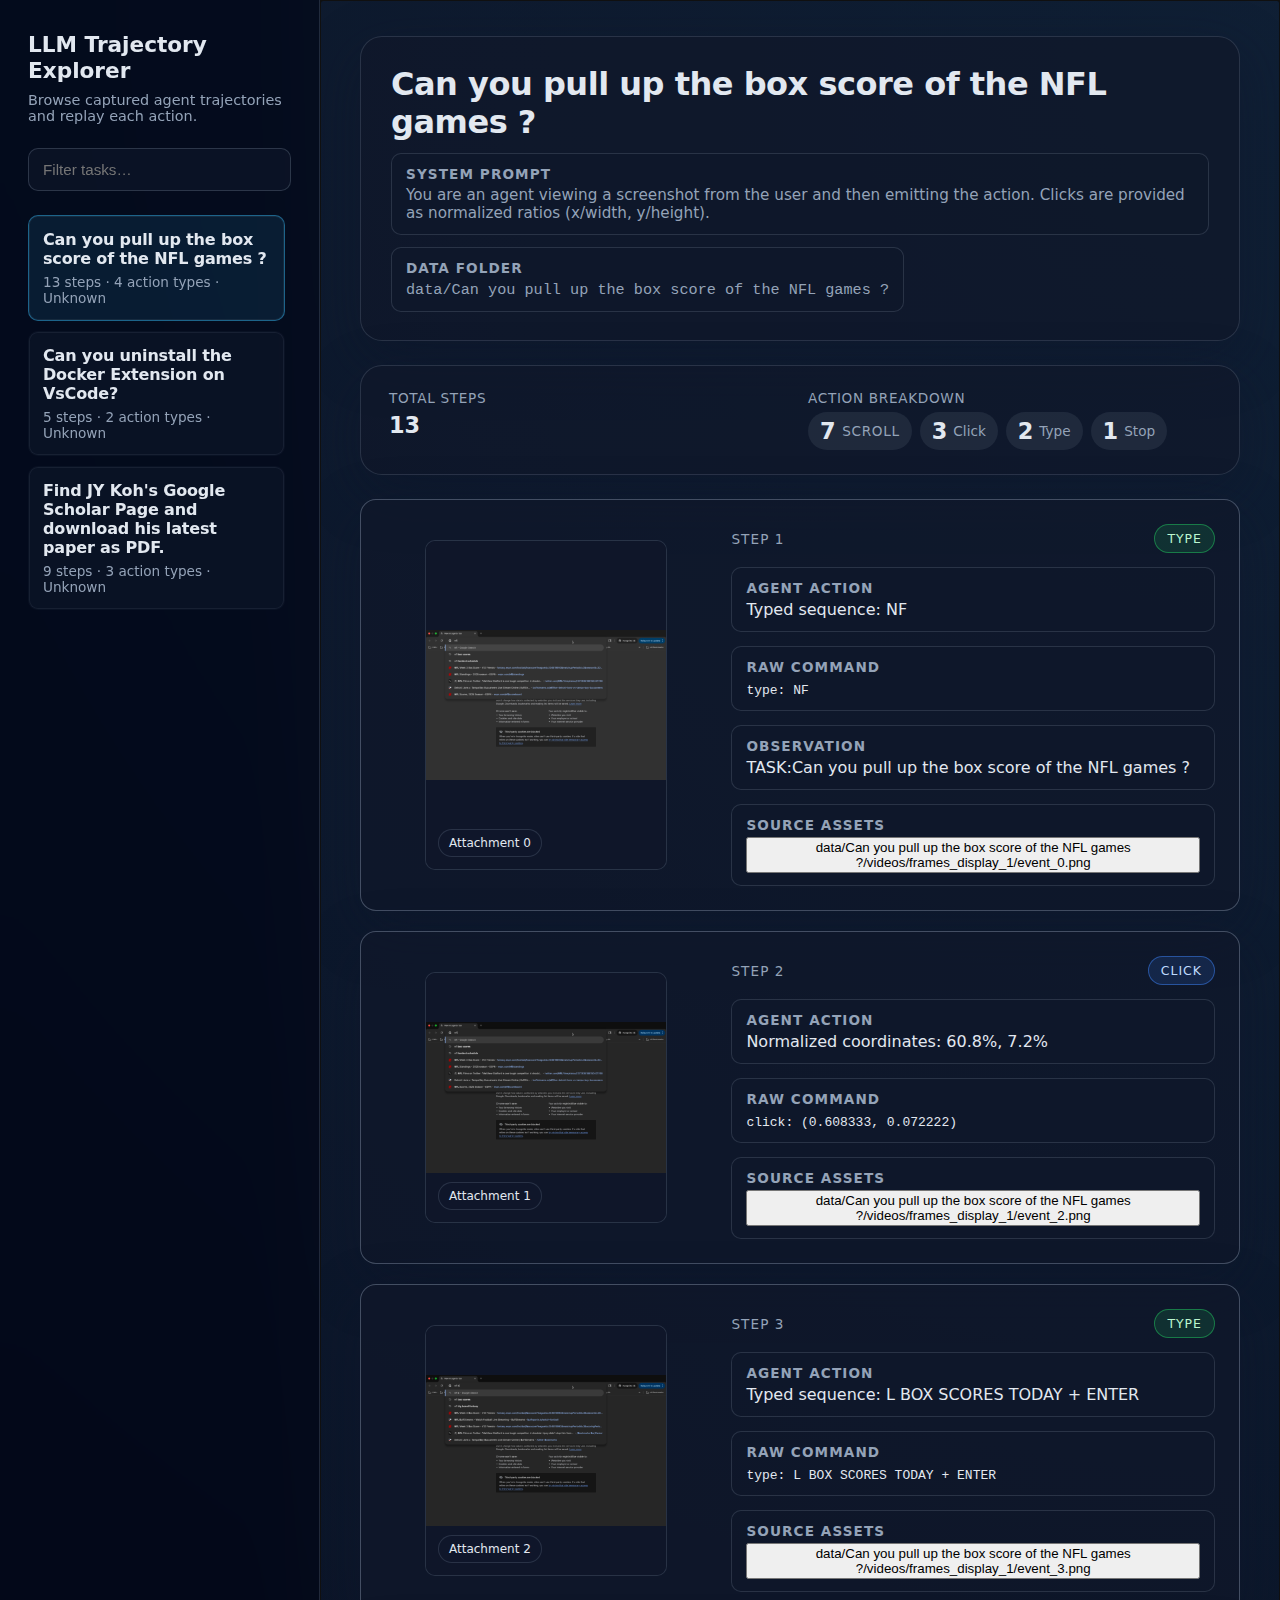
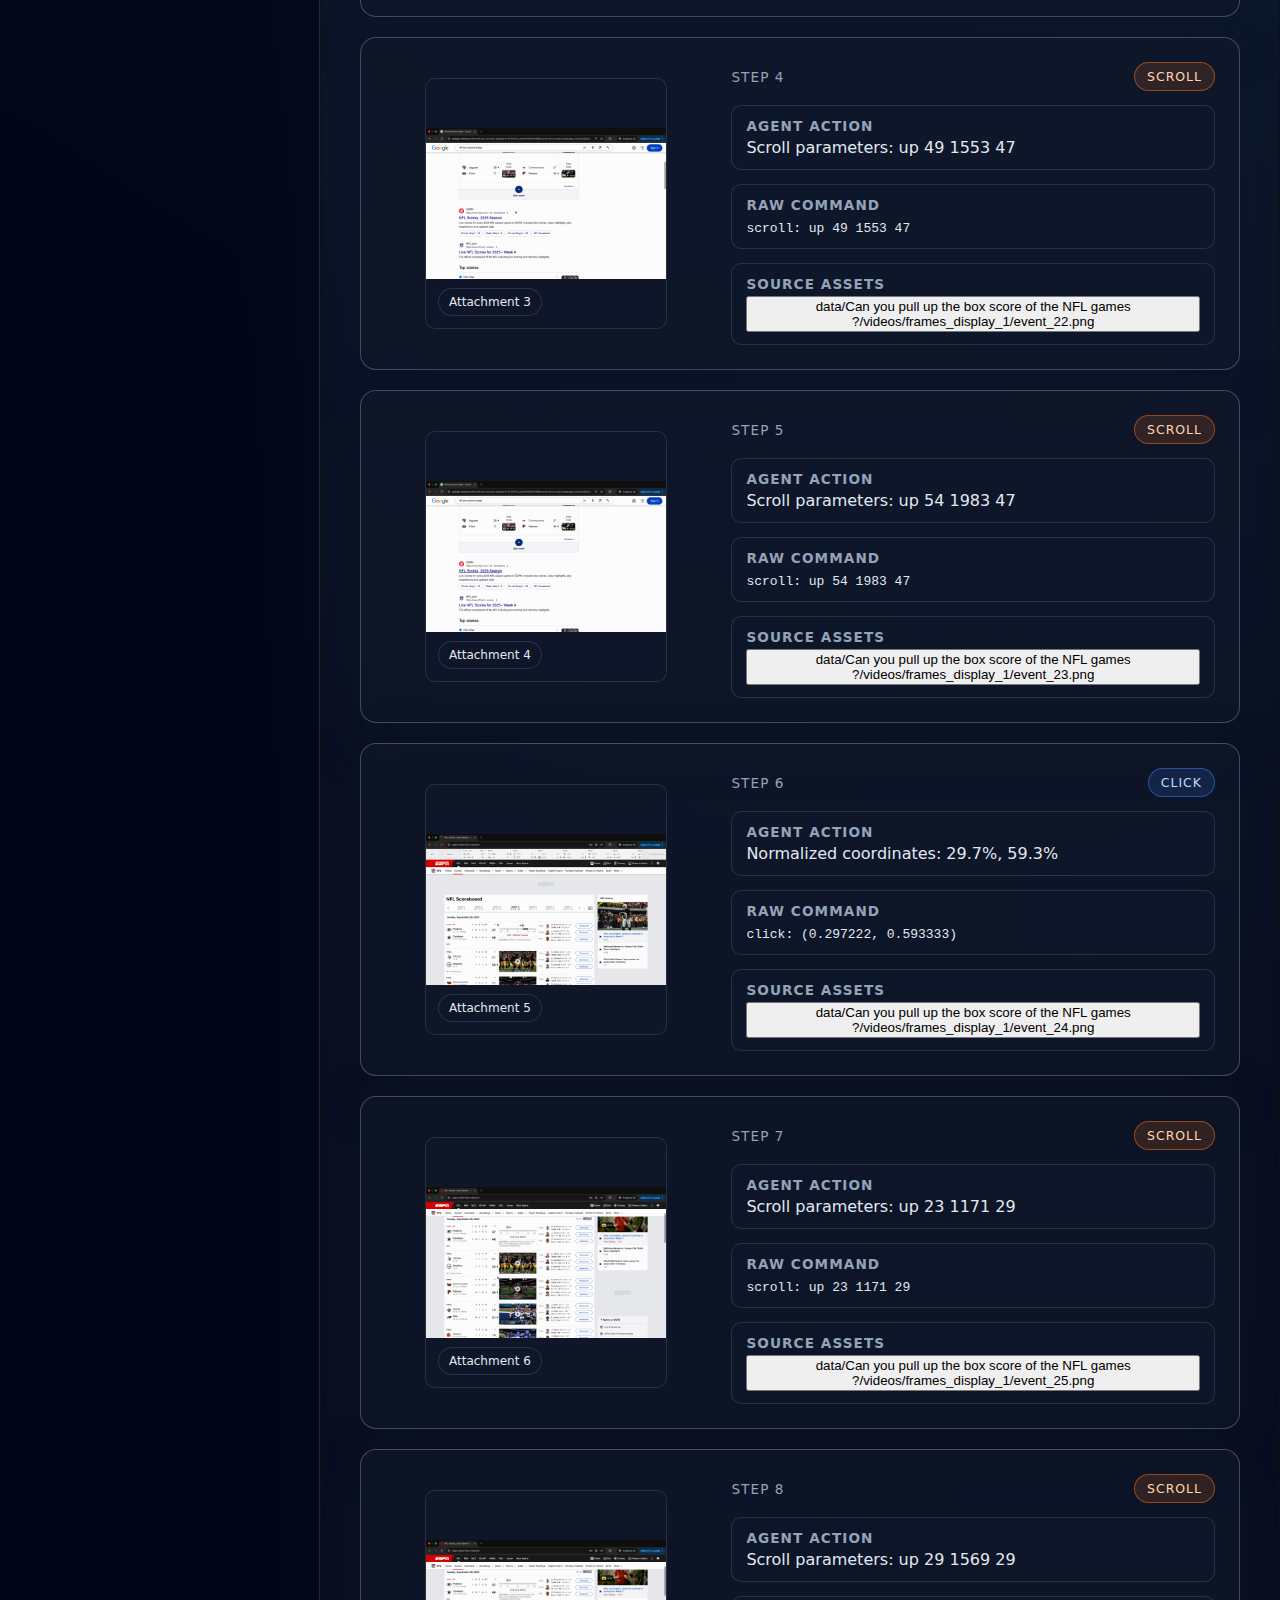
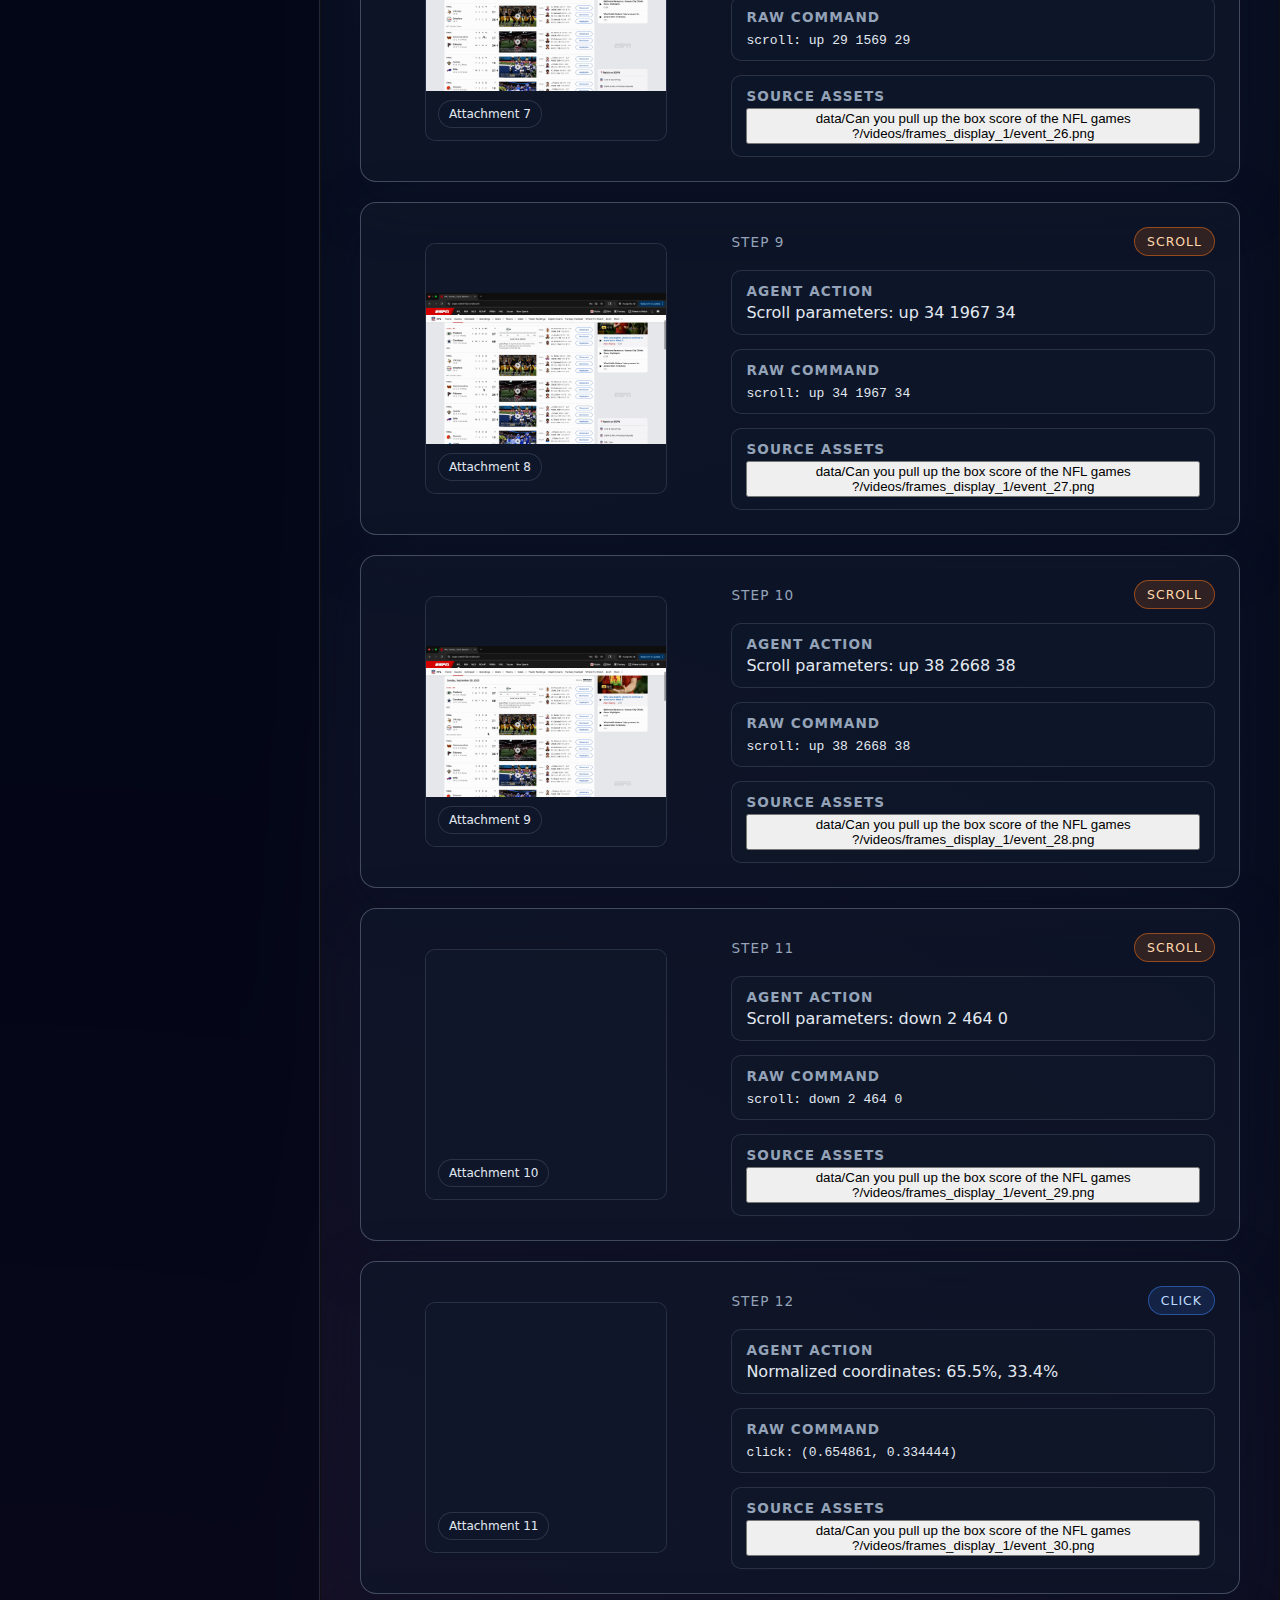
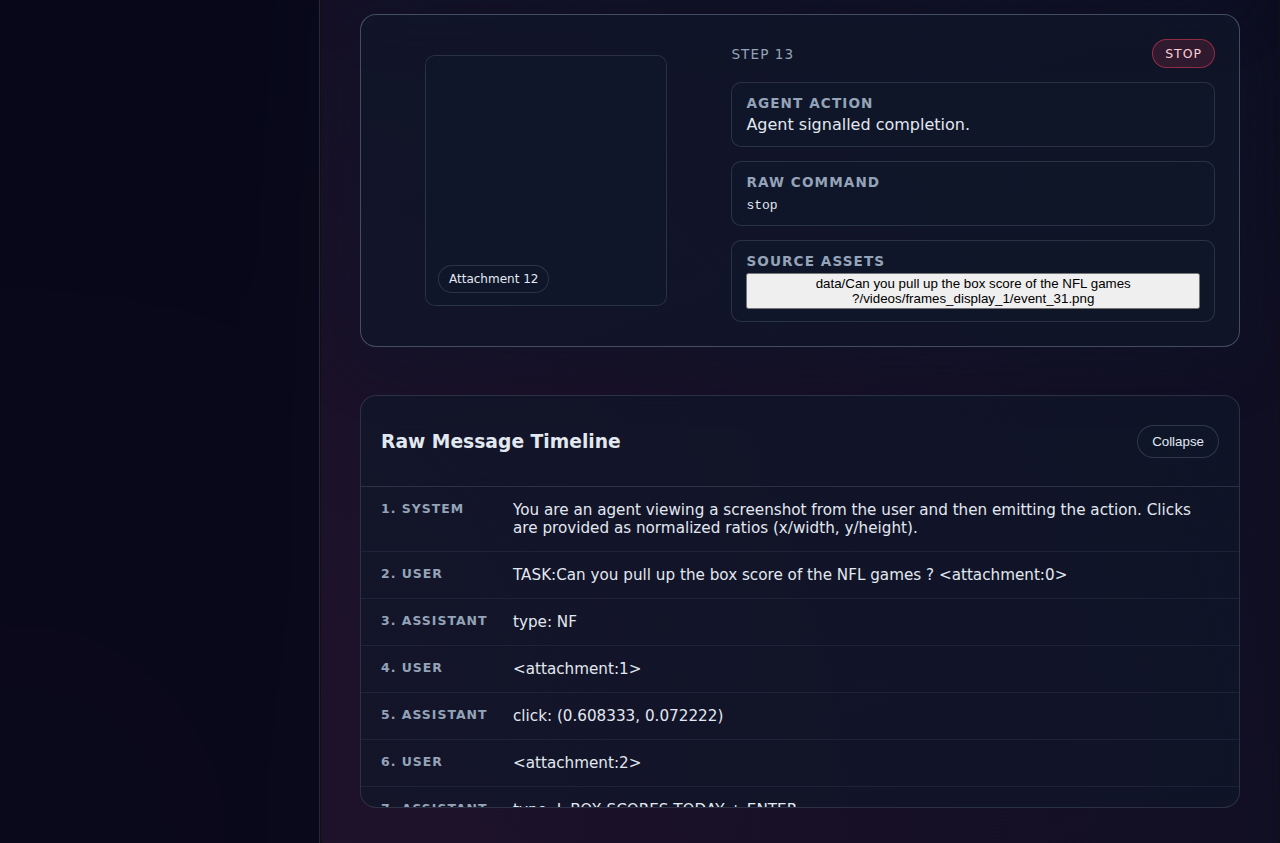
<file: index.html>
<!DOCTYPE html>
<html lang="en">
  <head>
    <meta charset="UTF-8" />
    <meta name="viewport" content="width=device-width, initial-scale=1.0" />
    <title>LLM Trajectory Explorer</title>
    <link rel="stylesheet" href="styles.css" />
    <link rel="preload" href="styles.css" as="style" />
  </head>
  <body>
    <div class="app-shell">
      <aside class="sidebar">
        <header class="sidebar__header">
          <h1>LLM Trajectory Explorer</h1>
          <p>Browse captured agent trajectories and replay each action.</p>
        </header>
        <div class="sidebar__search">
          <input
            id="task-search"
            type="search"
            placeholder="Filter tasks…"
            aria-label="Filter tasks"
            autocomplete="off"
          />
        </div>
        <nav class="sidebar__tasks" aria-label="Task list">
          <ul id="task-list"></ul>
        </nav>
      </aside>
      <main class="content" id="content" tabindex="-1">
        <section class="empty-state" id="empty-state">
          <div class="empty-state__card">
            <h2>Select a trajectory</h2>
            <p>
              Choose any task from the left to inspect the associated screenshots,
              agent actions, and raw prompts.
            </p>
          </div>
        </section>
      </main>
    </div>
    <script type="module" src="scripts/app.js"></script>
  </body>
</html>
</file>
<file: styles.css>
:root {
  color-scheme: light dark;
  --bg: #0f172a;
  --bg-sidebar: #111a2f;
  --bg-card: rgba(15, 23, 42, 0.85);
  --bg-card-light: rgba(255, 255, 255, 0.85);
  --border: rgba(148, 163, 184, 0.2);
  --border-strong: rgba(148, 163, 184, 0.4);
  --text-primary: #e2e8f0;
  --text-secondary: #94a3b8;
  --accent: #38bdf8;
  --accent-muted: rgba(56, 189, 248, 0.2);
  --shadow: 0 18px 55px rgba(15, 23, 42, 0.45);
  --radius-lg: 22px;
  --radius-md: 16px;
  --radius-sm: 10px;
  --transition: 180ms ease;
  font-family: "Inter", system-ui, -apple-system, BlinkMacSystemFont, "Segoe UI", sans-serif;
  background: radial-gradient(circle at top right, rgba(56, 189, 248, 0.25), transparent 45%),
    radial-gradient(circle at bottom left, rgba(236, 72, 153, 0.18), transparent 35%),
    #020617;
  min-height: 100%;
}

*,
*::before,
*::after {
  box-sizing: border-box;
}

body {
  margin: 0;
  min-height: 100vh;
  color: var(--text-primary);
}

.app-shell {
  display: grid;
  min-height: 100vh;
  grid-template-columns: 320px 1fr;
}

.sidebar {
  padding: 32px 28px;
  display: flex;
  flex-direction: column;
  gap: 24px;
  background: rgba(2, 6, 23, 0.8);
  backdrop-filter: blur(28px);
  border-right: 1px solid var(--border);
}

.sidebar__header h1 {
  margin: 0;
  font-size: 1.35rem;
  line-height: 1.2;
}

.sidebar__header p {
  margin: 8px 0 0;
  color: var(--text-secondary);
  font-size: 0.9rem;
}

.sidebar__search input {
  width: 100%;
  padding: 12px 14px;
  background: rgba(15, 23, 42, 0.65);
  border: 1px solid rgba(148, 163, 184, 0.25);
  border-radius: var(--radius-sm);
  color: inherit;
  font-size: 0.95rem;
  transition: border var(--transition), box-shadow var(--transition);
}

.sidebar__search input:focus-visible {
  outline: none;
  border-color: var(--accent);
  box-shadow: 0 0 0 4px var(--accent-muted);
}

.sidebar__tasks {
  flex: 1;
  overflow-y: auto;
  padding-right: 6px;
}

#task-list {
  list-style: none;
  margin: 0;
  padding: 0;
  display: flex;
  flex-direction: column;
  gap: 10px;
}

.task-item {
  width: 100%;
  border: 1px solid transparent;
  color: inherit;
  font: inherit;
  background: rgba(15, 23, 42, 0.6);
  text-align: left;
  display: flex;
  flex-direction: column;
  gap: 6px;
  padding: 14px;
  border-radius: var(--radius-sm);
  box-shadow: inset 0 0 0 1px rgba(148, 163, 184, 0.1);
  transition: transform var(--transition), border var(--transition), background var(--transition);
  cursor: pointer;
  outline: none;
}

.task-item:focus-visible,
.task-item:hover {
  border-color: rgba(56, 189, 248, 0.45);
  transform: translateX(4px);
}

.task-item--active {
  background: rgba(56, 189, 248, 0.1);
  border-color: rgba(56, 189, 248, 0.45);
}

.task-item--empty {
  cursor: default;
  justify-content: center;
  text-align: center;
  color: var(--text-secondary);
}

.task-item__name {
  font-weight: 600;
  letter-spacing: -0.01em;
}

.task-item__meta {
  display: flex;
  gap: 12px;
  font-size: 0.85rem;
  color: var(--text-secondary);
}

.content {
  padding: 36px 40px;
  display: flex;
  flex-direction: column;
  gap: 24px;
  overflow-y: auto;
  background: linear-gradient(160deg, rgba(15, 23, 42, 0.75) 0%, rgba(15, 23, 42, 0.55) 40%, rgba(15, 23, 42, 0.3) 100%);
}

.empty-state {
  flex: 1;
  display: flex;
  align-items: center;
  justify-content: center;
}

.empty-state__card {
  max-width: 420px;
  padding: 36px;
  text-align: center;
  background: rgba(15, 23, 42, 0.7);
  border-radius: var(--radius-lg);
  box-shadow: var(--shadow);
  border: 1px solid rgba(148, 163, 184, 0.2);
}

.empty-state__card h2 {
  margin: 0 0 12px;
  font-size: 1.5rem;
}

.task-header {
  display: flex;
  flex-direction: column;
  gap: 12px;
  padding: 28px 30px;
  border-radius: var(--radius-lg);
  background: rgba(15, 23, 42, 0.7);
  border: 1px solid var(--border);
  box-shadow: var(--shadow);
}

.task-header h2 {
  margin: 0;
  font-size: 2rem;
  letter-spacing: -0.015em;
}

.task-header__meta {
  display: flex;
  flex-wrap: wrap;
  gap: 12px;
  color: var(--text-secondary);
  font-size: 0.95rem;
}

.task-header__meta span {
  display: inline-flex;
  align-items: center;
  gap: 6px;
  background: rgba(15, 23, 42, 0.6);
  border-radius: 999px;
  padding: 6px 12px;
  border: 1px solid rgba(148, 163, 184, 0.2);
}

.stats-card {
  display: grid;
  grid-template-columns: repeat(auto-fit, minmax(200px, 1fr));
  gap: 16px;
  padding: 24px 28px;
  background: rgba(15, 23, 42, 0.7);
  border-radius: var(--radius-lg);
  border: 1px solid var(--border);
  box-shadow: var(--shadow);
}

.stat-block {
  display: flex;
  flex-direction: column;
  gap: 6px;
}

.stat-block span:first-child {
  color: var(--text-secondary);
  font-size: 0.85rem;
  letter-spacing: 0.05em;
  text-transform: uppercase;
}

.stat-block strong {
  font-size: 1.4rem;
}

.breakdown {
  display: flex;
  flex-wrap: wrap;
  gap: 8px;
}

.pill {
  display: inline-flex;
  align-items: center;
  gap: 6px;
  padding: 6px 12px;
  border-radius: 999px;
  background: rgba(148, 163, 184, 0.12);
  font-size: 0.85rem;
  color: var(--text-secondary);
}

.pill strong {
  color: var(--text-primary);
}

.steps {
  display: flex;
  flex-direction: column;
  gap: 20px;
}

.step-card {
  display: grid;
  grid-template-columns: minmax(0, 0.8fr) minmax(0, 1.2fr);
  gap: 24px;
  padding: 24px;
  background: rgba(15, 23, 42, 0.7);
  border: 1px solid var(--border-strong);
  border-radius: var(--radius-md);
  box-shadow: var(--shadow);
}

.step-card__preview {
  border-radius: var(--radius-sm);
  overflow: hidden;
  border: 1px solid rgba(148, 163, 184, 0.2);
  background: rgba(15, 23, 42, 0.4);
  position: relative;
  min-height: 240px;
  display: flex;
  align-items: center;
  justify-content: center;
}

.step-card__preview img {
  width: 100%;
  height: 100%;
  object-fit: contain;
  background: rgba(15, 23, 42, 0.7);
}

.step-card__preview figcaption {
  position: absolute;
  bottom: 12px;
  left: 12px;
  padding: 6px 10px;
  font-size: 0.75rem;
  background: rgba(15, 23, 42, 0.8);
  border-radius: 999px;
  border: 1px solid rgba(148, 163, 184, 0.2);
}

.step-card__details {
  display: flex;
  flex-direction: column;
  gap: 14px;
}

.step-thumbnails {
  position: absolute;
  right: 12px;
  top: 12px;
  display: flex;
  gap: 6px;
}

.step-thumbnails img {
  width: 44px;
  height: 44px;
  object-fit: cover;
  border-radius: 8px;
  border: 1px solid rgba(148, 163, 184, 0.35);
  background: rgba(15, 23, 42, 0.7);
  box-shadow: 0 6px 14px rgba(15, 23, 42, 0.35);
}

.step-card__header {
  display: flex;
  justify-content: space-between;
  align-items: center;
  gap: 12px;
}

.step-number {
  font-size: 0.85rem;
  color: var(--text-secondary);
  text-transform: uppercase;
  letter-spacing: 0.08em;
}

.action-tag {
  display: inline-flex;
  align-items: center;
  gap: 6px;
  padding: 6px 12px;
  border-radius: 999px;
  font-size: 0.78rem;
  text-transform: uppercase;
  letter-spacing: 0.08em;
  border: 1px solid rgba(148, 163, 184, 0.2);
  background: rgba(15, 23, 42, 0.6);
}

.action-tag--click {
  border-color: rgba(59, 130, 246, 0.5);
  background: rgba(59, 130, 246, 0.15);
  color: #bfdbfe;
}

.action-tag--type {
  border-color: rgba(34, 197, 94, 0.5);
  background: rgba(34, 197, 94, 0.15);
  color: #bbf7d0;
}

.action-tag--scroll {
  border-color: rgba(249, 115, 22, 0.5);
  background: rgba(249, 115, 22, 0.15);
  color: #fed7aa;
}

.action-tag--stop {
  border-color: rgba(244, 63, 94, 0.5);
  background: rgba(244, 63, 94, 0.15);
  color: #fecdd3;
}

.action-tag--message {
  border-color: rgba(148, 163, 184, 0.5);
  background: rgba(148, 163, 184, 0.15);
  color: #e2e8f0;
}

.info-block {
  display: flex;
  flex-direction: column;
  gap: 4px;
  padding: 12px 14px;
  border-radius: var(--radius-sm);
  background: rgba(15, 23, 42, 0.55);
  border: 1px solid rgba(148, 163, 184, 0.2);
}

.info-block strong {
  font-size: 0.85rem;
  color: var(--text-secondary);
  text-transform: uppercase;
  letter-spacing: 0.08em;
}

.info-block p {
  margin: 0;
}

.timeline {
  margin-top: 24px;
  border-radius: var(--radius-md);
  border: 1px solid var(--border);
  background: rgba(15, 23, 42, 0.65);
  overflow: hidden;
}

.timeline__header {
  display: flex;
  justify-content: space-between;
  align-items: center;
  padding: 16px 20px;
  border-bottom: 1px solid var(--border);
}

.timeline__entries {
  display: flex;
  flex-direction: column;
  max-height: 320px;
  overflow-y: auto;
}

.timeline-entry {
  display: grid;
  grid-template-columns: 120px 1fr;
  gap: 12px;
  padding: 14px 20px;
  border-bottom: 1px solid rgba(148, 163, 184, 0.1);
  font-size: 0.95rem;
}

.timeline-entry:last-child {
  border-bottom: none;
}

.timeline-entry__role {
  font-weight: 600;
  color: var(--text-secondary);
  text-transform: uppercase;
  letter-spacing: 0.08em;
  font-size: 0.78rem;
}

.timeline-entry__content {
  color: var(--text-primary);
}

.toggle {
  appearance: none;
  border: 1px solid rgba(148, 163, 184, 0.25);
  background: rgba(15, 23, 42, 0.6);
  color: inherit;
  padding: 8px 14px;
  border-radius: 999px;
  cursor: pointer;
  transition: transform var(--transition), background var(--transition);
}

.toggle:hover {
  transform: translateY(-1px);
  background: rgba(56, 189, 248, 0.12);
}

@media (max-width: 1100px) {
  .app-shell {
    grid-template-columns: 280px 1fr;
  }
}

@media (max-width: 900px) {
  .app-shell {
    grid-template-columns: 1fr;
  }

  .sidebar {
    position: sticky;
    top: 0;
    z-index: 10;
    flex-direction: column;
    background: rgba(2, 6, 23, 0.92);
    border-right: none;
    border-bottom: 1px solid var(--border);
  }

  .sidebar__tasks {
    max-height: 300px;
  }

  .content {
    padding: 24px 20px;
  }

  .step-card {
    grid-template-columns: 1fr;
  }

  .step-card__preview {
    min-height: 200px;
  }
}
</file>
